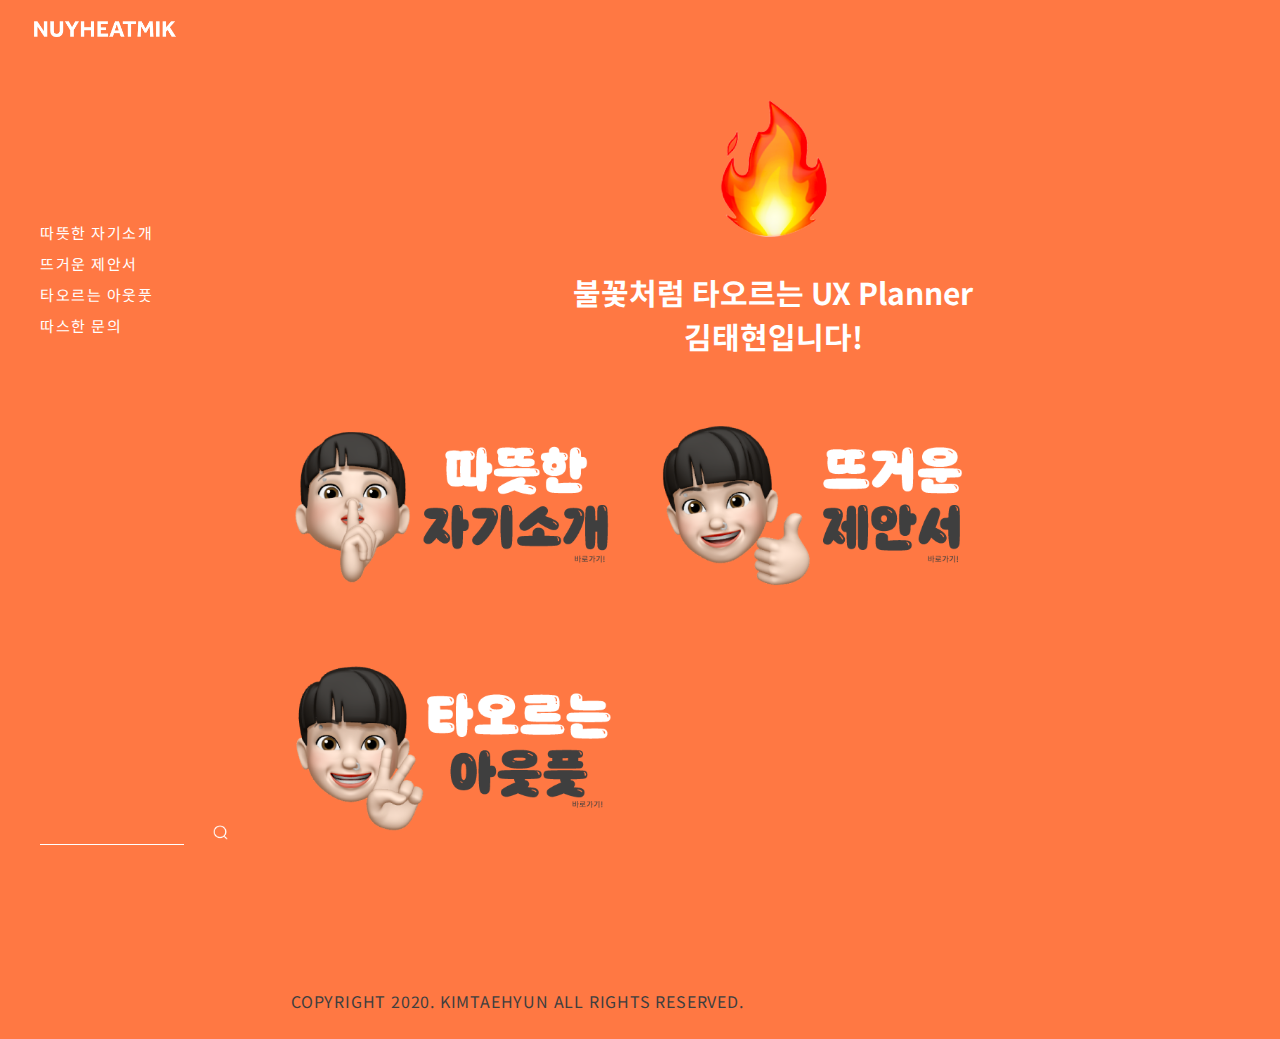
<file: index.html>
<!DOCTYPE html>
<html lang="en" dir="ltr">
  <head>
    <meta charset="utf-8">
    <title>FIRE</title>
    <meta name="viewport" content="width=device-width, initial-scale=1">
    <link rel="stylesheet" href="common.css">
    <link rel="stylesheet" href="index.css">
  </head>
  <body>
    <nav id="nav">
      <a href="index.html"><img src="./img/logo.png" width="150"></a>
      <div id="nav_1">
      <a href="profile.html"><li>따뜻한 자기소개</li></a>
      <a href="hot.html"><li>뜨거운 제안서</li></a>
      <a href="story.html"><li>타오르는 아웃풋</li></a>
      <a href="contact.html"><li>따스한 문의</li></a>
      </div>
      <div id="search_form"><input type="text"> <img src="img/btn_search.png" width="15"alt=""></div>
    </nav>
    <div class="clear"></div>
    <article id="article">
      <center><img src="./img/fire.png" width="150"alt="">
      <h1>불꽃처럼 타오르는 UX Planner<br>김태현입니다!</h1></center>
    <a href="profile.html"><img src="./img/banner3.png" width="350"alt=""></a>&nbsp;&nbsp;&nbsp;&nbsp;
    <a href="hot.html"><img src="./img/banner1.png" width="350"alt=""></a>&nbsp;&nbsp;&nbsp;&nbsp;
    <a href="story.html"><img src="./img/banner2.png" width="350"alt=""></a>
    </article>

    <footer id="footer">
        COPYRIGHT 2020. KIMTAEHYUN ALL RIGHTS RESERVED.
    </footer>
  </body>
</html>
</file>
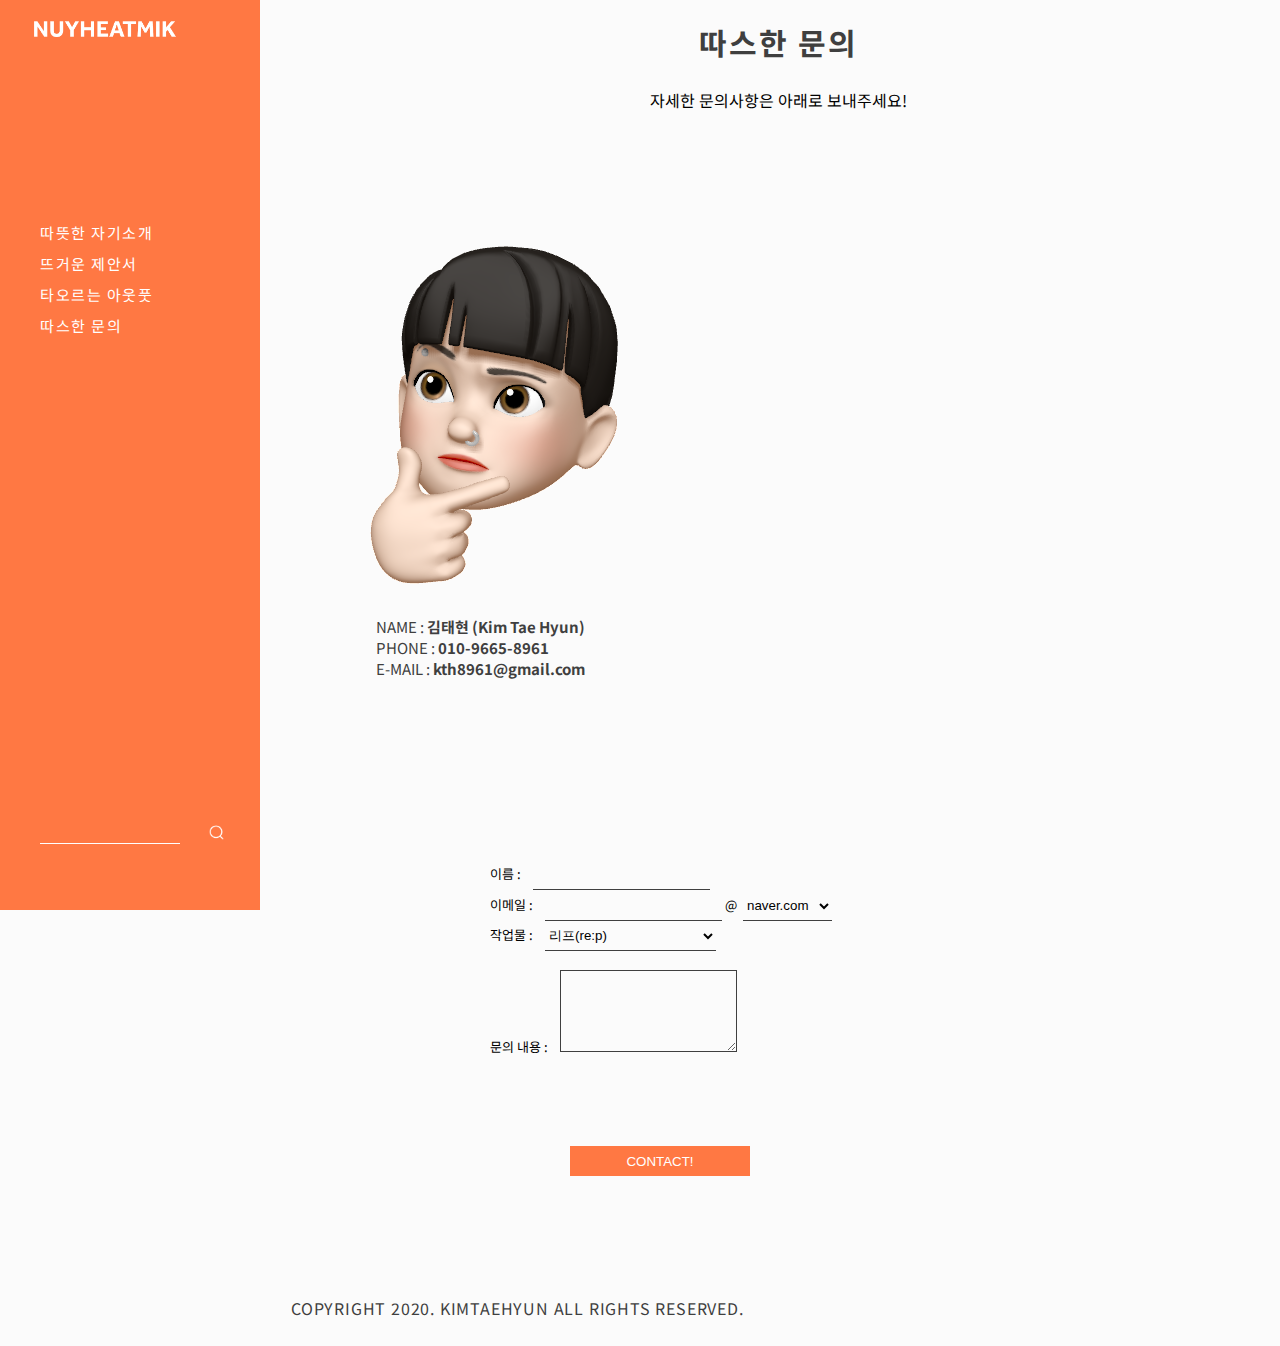
<file: contact.html>
<!DOCTYPE html>
<html lang="en" dir="ltr">
  <head>
    <meta charset="utf-8">
    <title>FIRE</title>
    <meta name="viewport" content="width=device-width, initial-scale=1">
    <link rel="stylesheet" href="common.css">
    <link rel="stylesheet" href="main.css">
  </head>
  <body>
    <header id="header">
      <h2>따스한 문의</h2><br>
      <center><span>자세한 문의사항은 아래로 보내주세요!</span></center>
    </header>
    <div class="clear"></div>
    <nav id="nav">
      <a href="index.html"><img src="./img/logo.png" width="150"></a>
      <div id="nav_1">
      <a href="profile.html"><li>따뜻한 자기소개</li></a>
      <a href="hot.html"><li>뜨거운 제안서</li></a>
      <a href="story.html"><li>타오르는 아웃풋</li></a>
      <a href="contact.html"><li>따스한 문의</li></a>
      </div>
      <div id="search_form"><input type="text"> <img src="img/btn_search.png" width="15"alt=""></div>
    </nav>
    <div class="clear"></div>
    <main>
      <article id="article">
        <div id="section1">
          <img src="./img/profile2.png" alt="">
          <p>NAME : <b>김태현 (Kim Tae Hyun)</b>
          <br>PHONE : <b>010-9665-8961</b>
          <br>E-MAIL : <b>kth8961@gmail.com</b>
        </div>
        <div id="section2">
          <form>
            <li>이름 : &nbsp; &nbsp;<input type="text"></li>
            <li>이메일 : &nbsp; &nbsp;<input type="text">&nbsp;@&nbsp;
            <select><option>naver.com</option>
                    <option>gmail.com</option>
                    <option>daum.net</option>
                    <option>hanmail.net</option>
            </select></li>
            <li>작업물 : &nbsp; &nbsp;<select><option>리프(re:p)</option>
                    <option>필링(fil!ng)</option>
                    <option>예스24(Yes24)</option>
                    <option>개똥이(Gaeddong2)</option>
                    <option>타오르는 아웃풋 - 디자인</option>
                    <option>타오르는 아웃풋 - HTML5</option>
            </select></li><br>
            <li>문의 내용 : &nbsp; &nbsp;<textarea></textarea></li>
          </form>
          <a href="index.html"><button type="button" name="button">CONTACT!</button></a>
        </div>
      </article>
    </main>


    <footer id="footer">
        COPYRIGHT 2020. KIMTAEHYUN ALL RIGHTS RESERVED.
    </footer>
  </body>
</html>
</file>
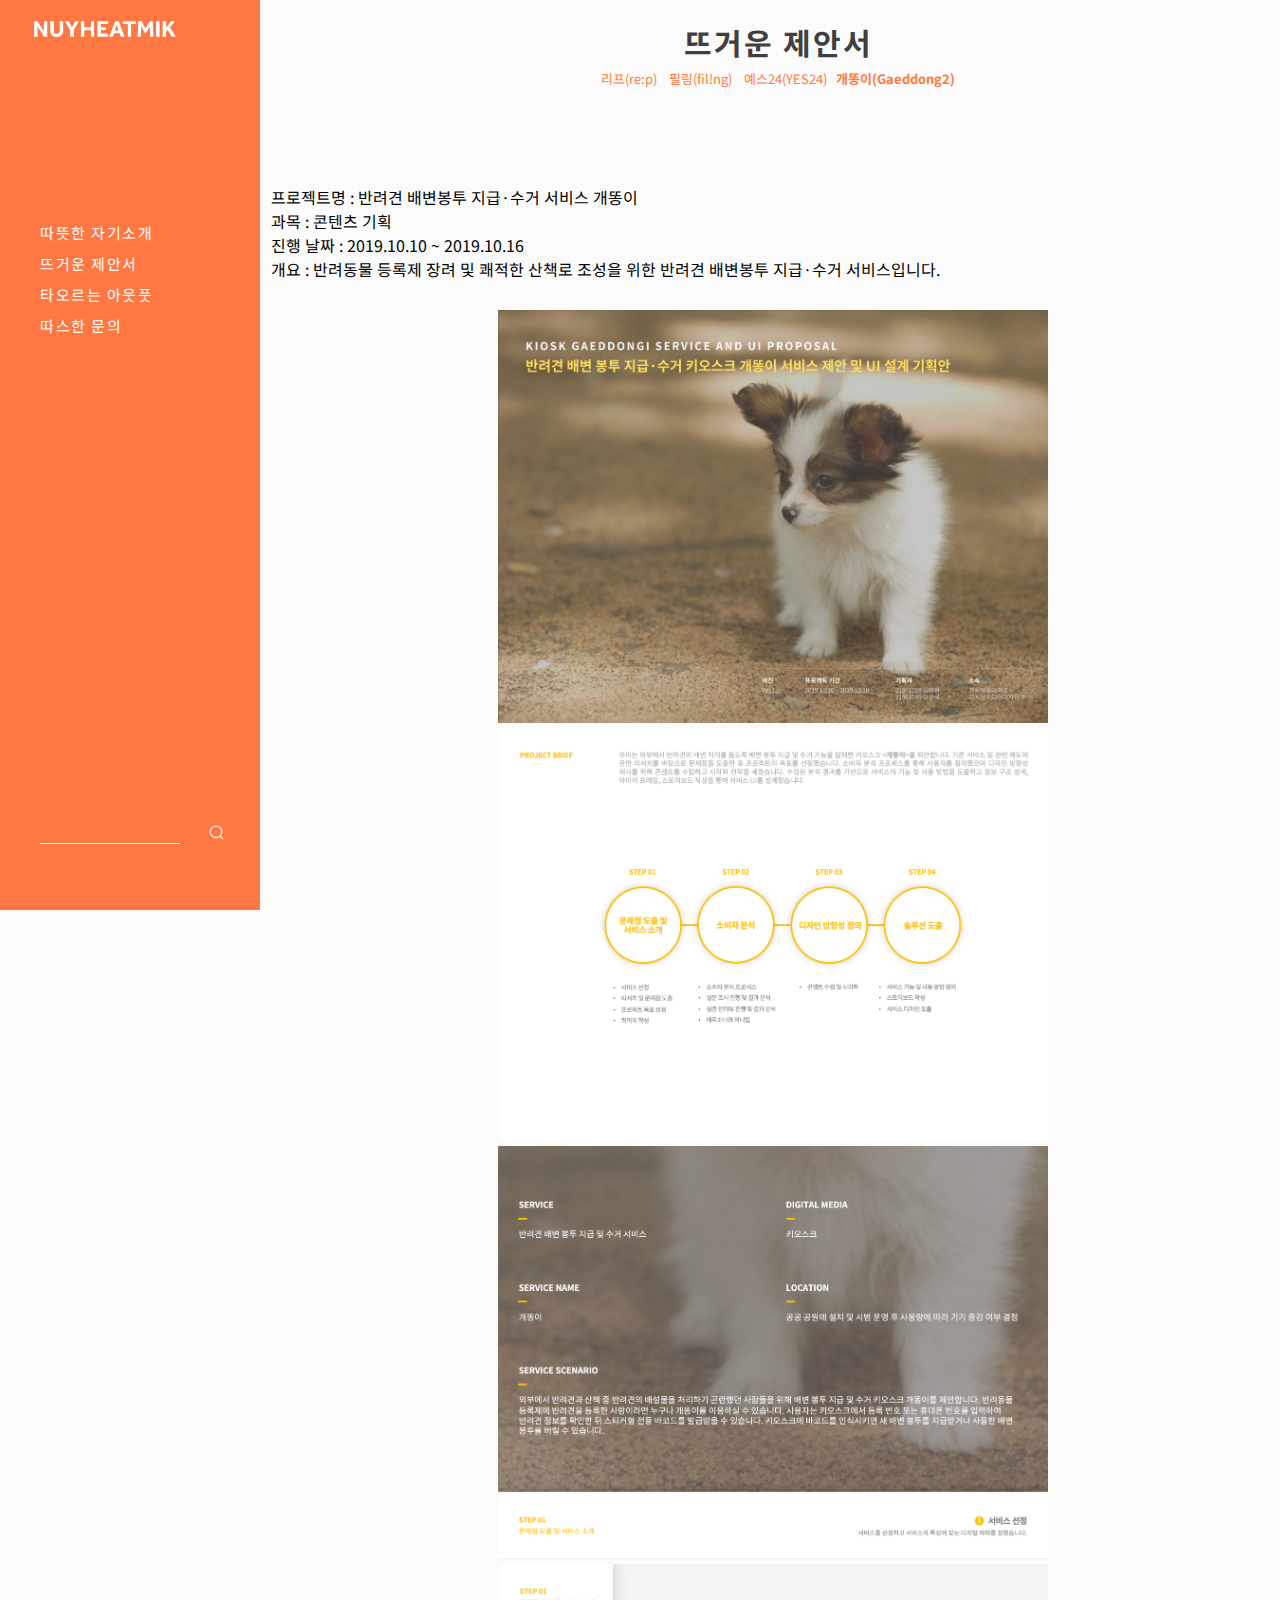
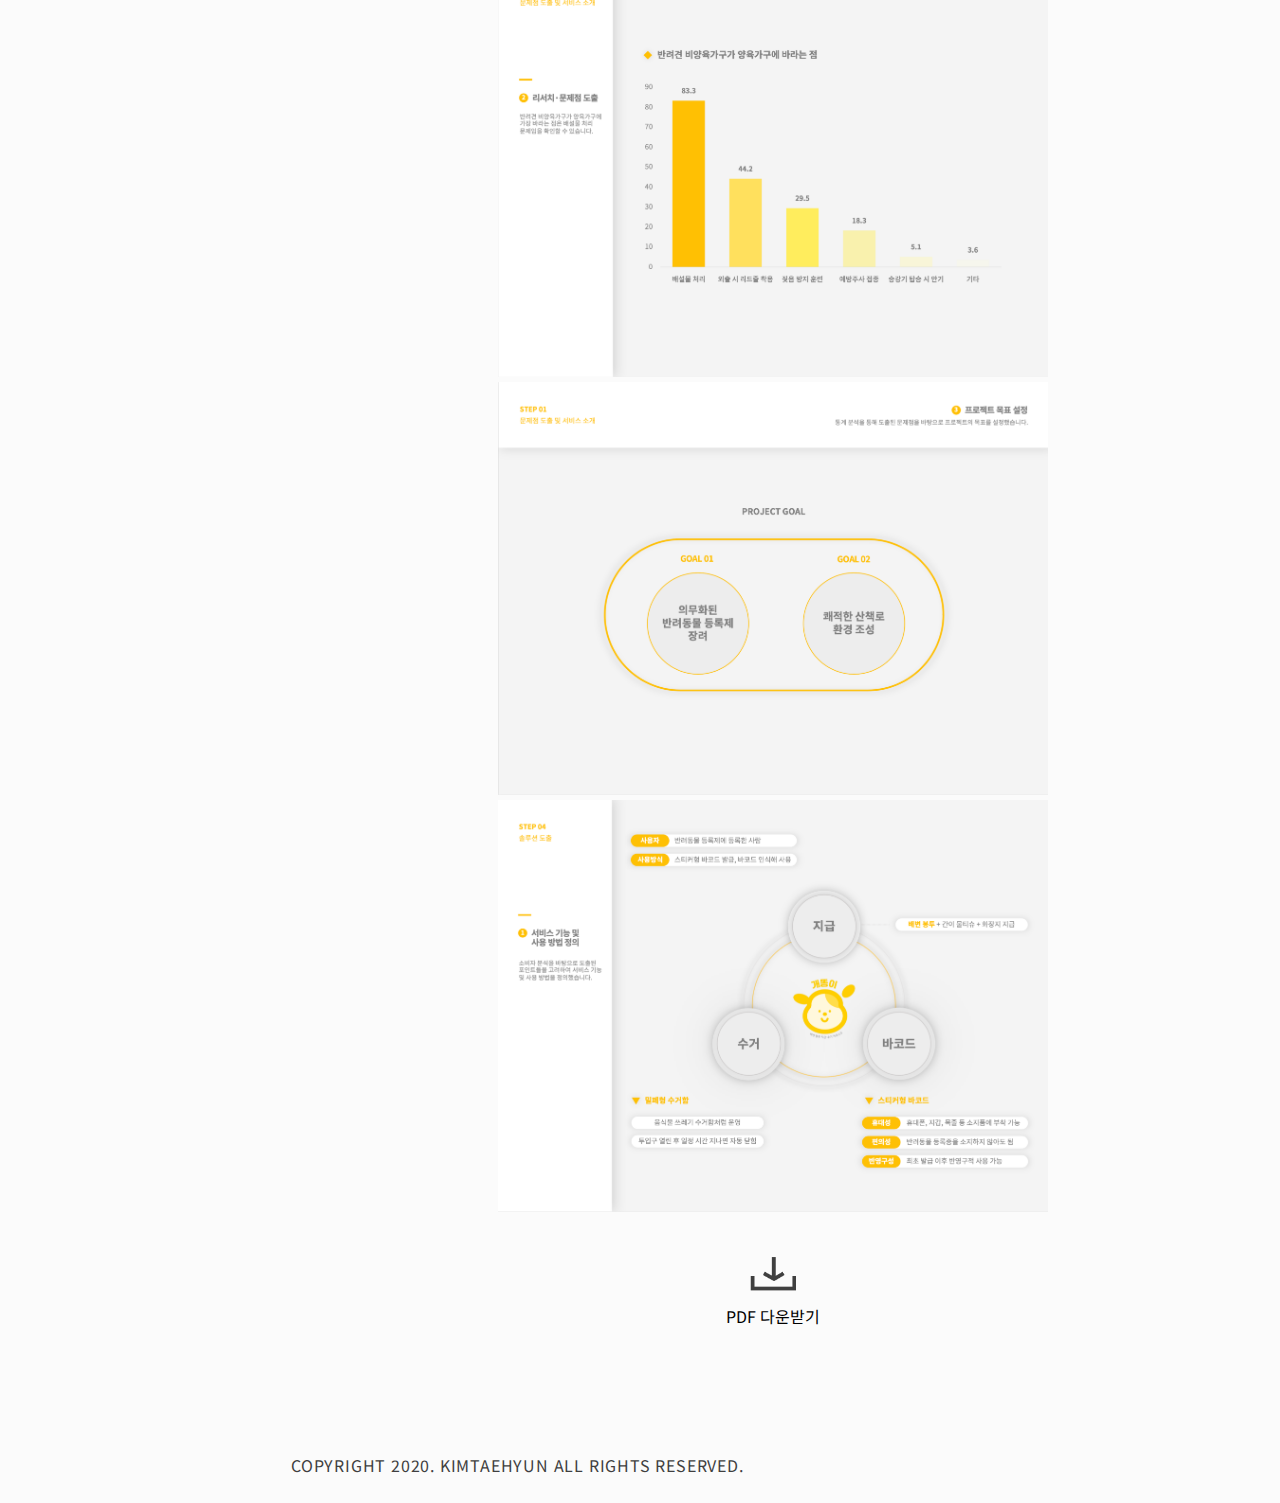
<file: dog.html>
<!DOCTYPE html>
<html lang="en" dir="ltr">
  <head>
    <meta charset="utf-8">
    <title>FIRE</title>
    <meta name="viewport" content="width=device-width, initial-scale=1">
    <link rel="stylesheet" href="common.css">
    <link rel="stylesheet" href="main.css">
  </head>
  <body>
    <header id="header">
      <h2>뜨거운 제안서</h2>
      <div id="sub">
        <a href="hot.html">리프(re:p)</a> &nbsp;&nbsp;&nbsp;<a href="fill.html">필링(fil!ng)</a>
        &nbsp;&nbsp;&nbsp;<a href="yes.html">예스24(YES24)</a>&nbsp;&nbsp;&nbsp;<a href="dog.html"><b>개똥이(Gaeddong2)</b></a>
      </div>
    </header>
    <div class="clear"></div>

    <nav id="nav">
      <a href="index.html"><img src="./img/logo.png" width="150"></a>
      <div id="nav_1">
      <a href="profile.html"><li>따뜻한 자기소개</li></a>
      <a href="hot.html"><li>뜨거운 제안서</li></a>
      <a href="story.html"><li>타오르는 아웃풋</li></a>
      <a href="contact.html"><li>따스한 문의</li></a>
      </div>
      <div id="search_form"><input type="text"> <img src="img/btn_search.png" width="15"alt=""></div>
    </nav>
    <div class="clear"></div>
    <main>
      <article id="article">
        <span>프로젝트명 : 반려견 배변봉투 지급·수거 서비스 개똥이
        <br>과목 : 콘텐츠 기획 <br> 진행 날짜 : 2019.10.10 ~ 2019.10.16<br>개요 : 반려동물 등록제 장려 및 쾌적한 산책로 조성을 위한 반려견 배변봉투 지급·수거 서비스입니다.</span><br><br>
        <section id="img">
          <div id="img">
            <img src="./img/dog1.png" width="550">
            <img src="./img/dog2.png" width="550">
            <img src="./img/dog3.png" width="550">
            <img src="./img/dog4.png" width="550">
            <img src="./img/dog5.png" width="550">
            <img src="./img/dog6.png" width="550">
            <br><br>
            <a href="https://download.mail.naver.com/file/download/each/?attachType=normal&mailSN=18648&attachIndex=2&virus=1&domain=mail.naver.com&u=kth8961" download="1"><img src="./img/download.png" width="50"></a>
            <br>PDF 다운받기
          </div>

        </section>

      </article>
    </main>

    <div class="clear"></div>
    <footer id="footer">
        COPYRIGHT 2020. KIMTAEHYUN ALL RIGHTS RESERVED.
    </footer>
  </body>
</html>
</file>
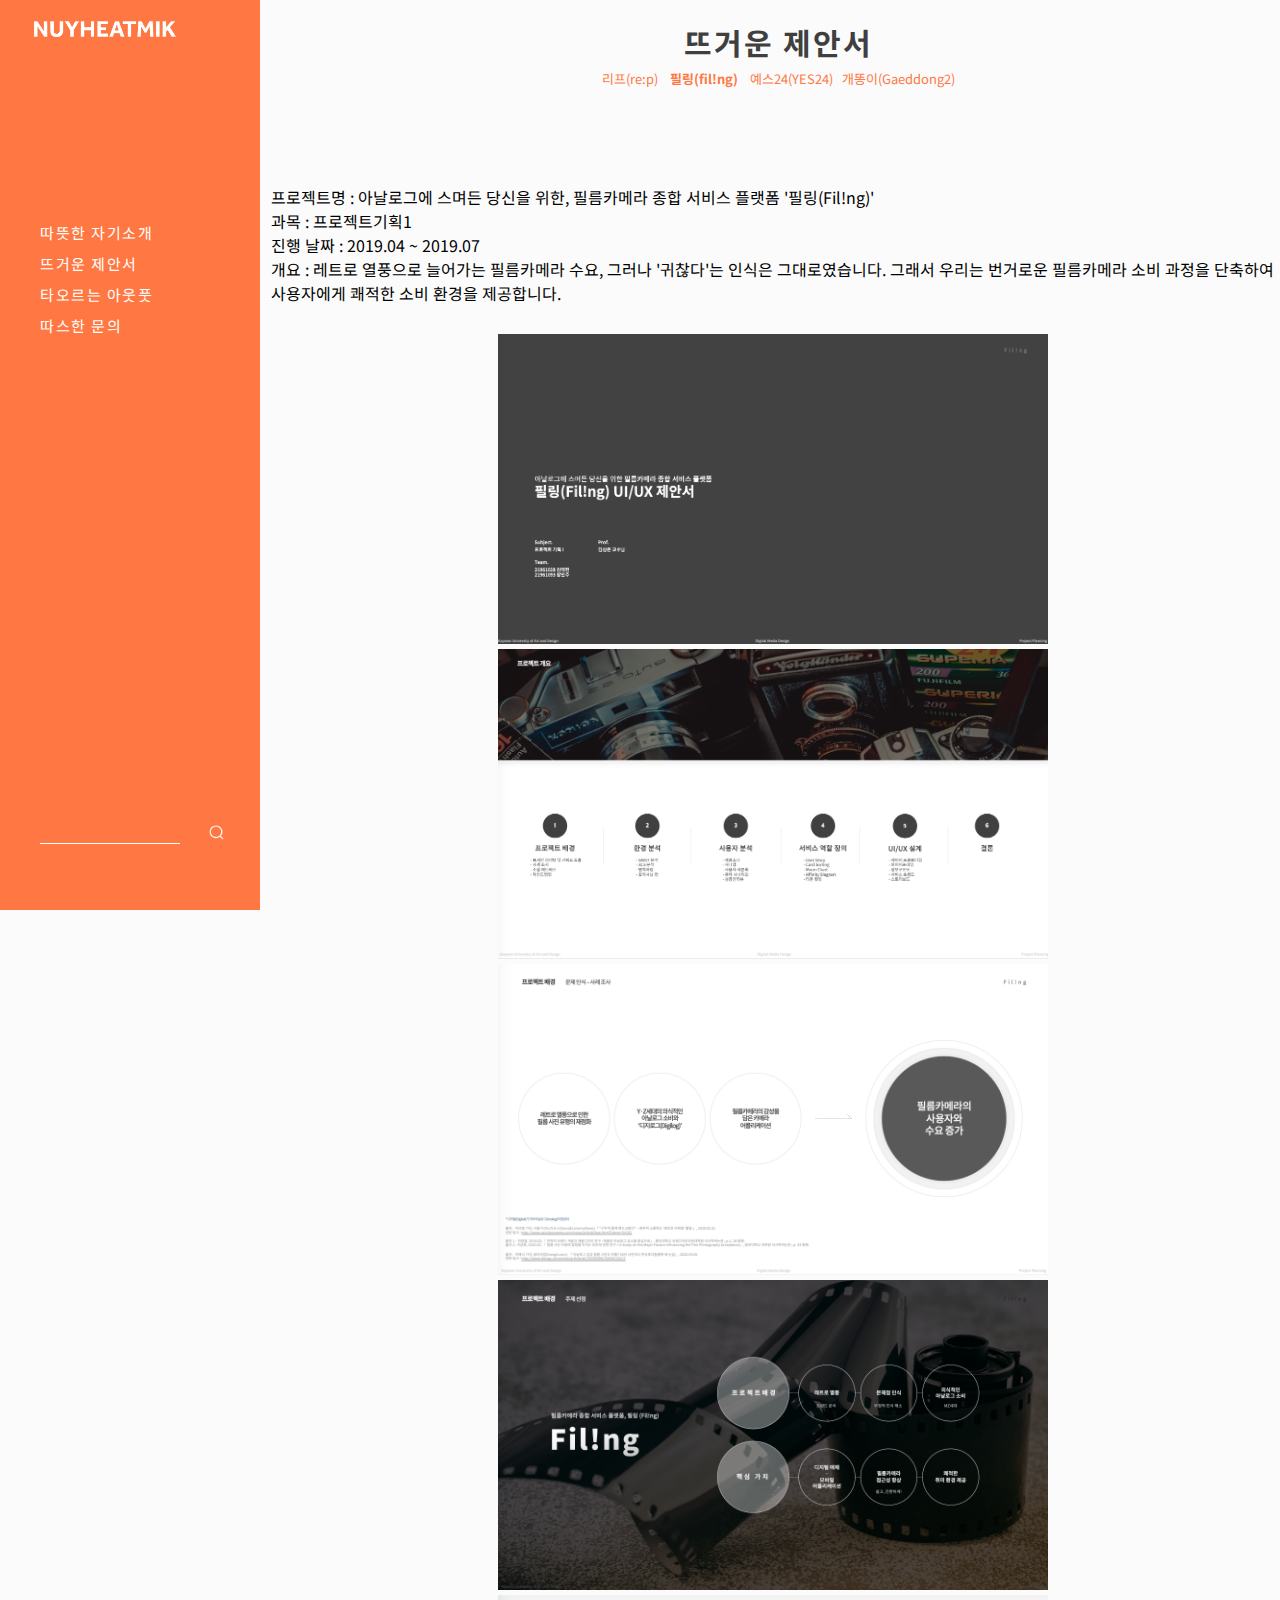
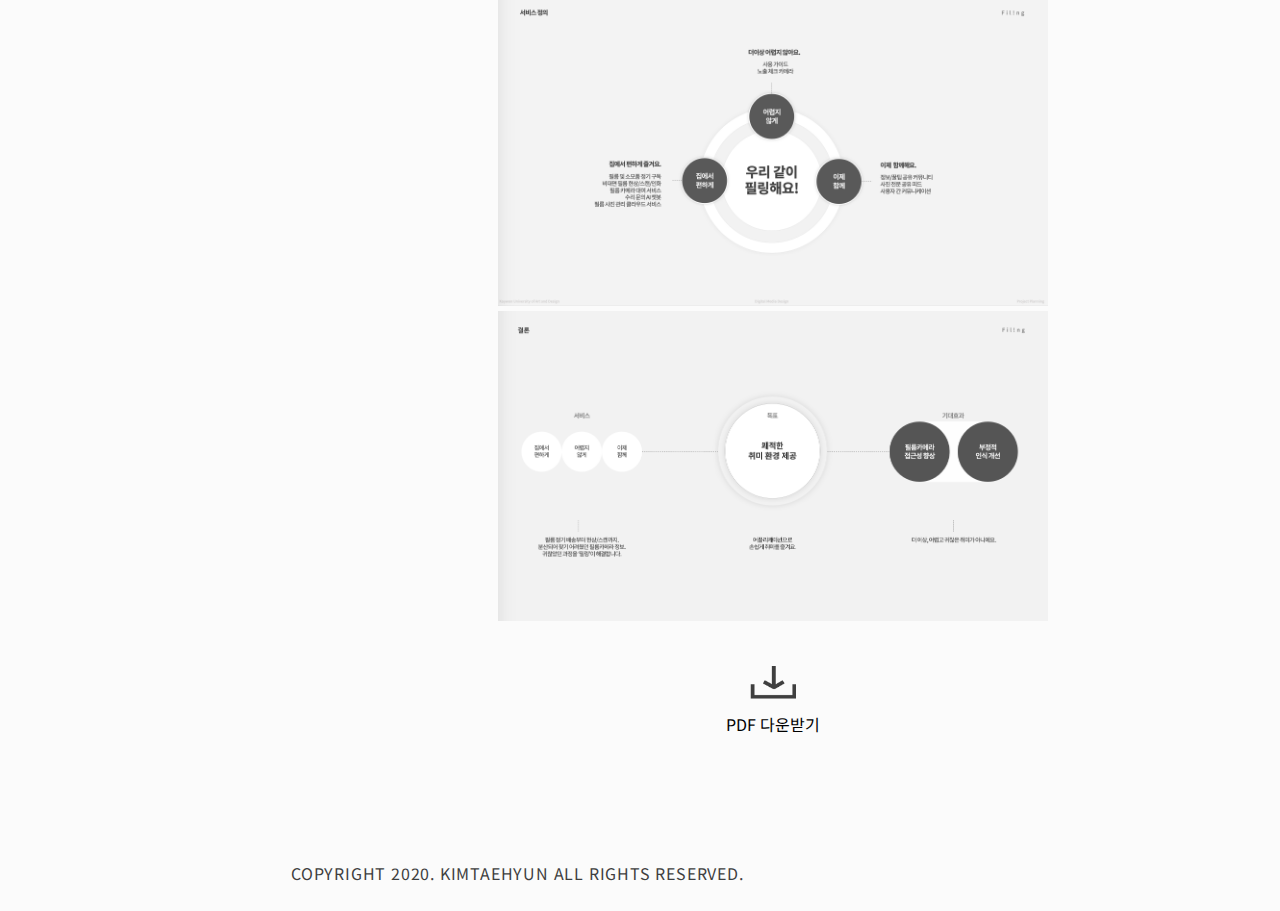
<file: fill.html>
<!DOCTYPE html>
<html lang="en" dir="ltr">
  <head>
    <meta charset="utf-8">
    <title>FIRE</title>
    <meta name="viewport" content="width=device-width, initial-scale=1">
    <link rel="stylesheet" href="common.css">
    <link rel="stylesheet" href="main.css">
  </head>
  <body>
    <header id="header">
      <h2>뜨거운 제안서</h2>
      <div id="sub">
        <a href="hot.html">리프(re:p)</a> &nbsp;&nbsp;&nbsp;<a href="fill.html"><b>필링(fil!ng)</b></a>
        &nbsp;&nbsp;&nbsp;<a href="yes.html">예스24(YES24)</a>&nbsp;&nbsp;&nbsp;<a href="dog.html">개똥이(Gaeddong2)</a>
      </div>
    </header>
    <div class="clear"></div>

    <nav id="nav">
      <a href="index.html"><img src="./img/logo.png" width="150"></a>
      <div id="nav_1">
      <a href="profile.html"><li>따뜻한 자기소개</li></a>
      <a href="hot.html"><li>뜨거운 제안서</li></a>
      <a href="story.html"><li>타오르는 아웃풋</li></a>
      <a href="contact.html"><li>따스한 문의</li></a>
      </div>
      <div id="search_form"><input type="text"> <img src="img/btn_search.png" width="15"alt=""></div>
    </nav>
    <div class="clear"></div>
    <main>
      <article id="article">
        <span>프로젝트명 : 아날로그에 스며든 당신을 위한, 필름카메라 종합 서비스 플랫폼 '필링(Fil!ng)'
        <br>과목 : 프로젝트기획1 <br> 진행 날짜 : 2019.04 ~ 2019.07<br>개요 : 레트로 열풍으로 늘어가는 필름카메라 수요, 그러나 '귀찮다'는 인식은 그대로였습니다. 그래서 우리는 번거로운 필름카메라 소비 과정을 단축하여 사용자에게 쾌적한 소비 환경을 제공합니다.</span><br><br>
        <section id="img">
          <div id="img">
            <img src="./img/fil1.png" width="550">
            <img src="./img/fil2.png" width="550">
            <img src="./img/fil3.png" width="550">
            <img src="./img/fil4.png" width="550">
            <img src="./img/fil5.png" width="550">
            <img src="./img/fil6.png" width="550">
            <br><br>
            <a href="http://bigfile.mail.naver.com/bigfileupload/download?fid=5/YraxCc+znmFAUjKCYwFqEwKCYZKAUmKAbwKAgwKAbwFwYwFxvrax29KxvlHq0Sp6MqpAi4popoFopvMxtlFxErKrKwF4urK4iopoF4" download="1"><img src="./img/download.png" width="50"></a>
            <br>PDF 다운받기
          </div>

        </section>

      </article>
    </main>

    <div class="clear"></div>
    <footer id="footer">
        COPYRIGHT 2020. KIMTAEHYUN ALL RIGHTS RESERVED.
    </footer>
  </body>
</html>
</file>
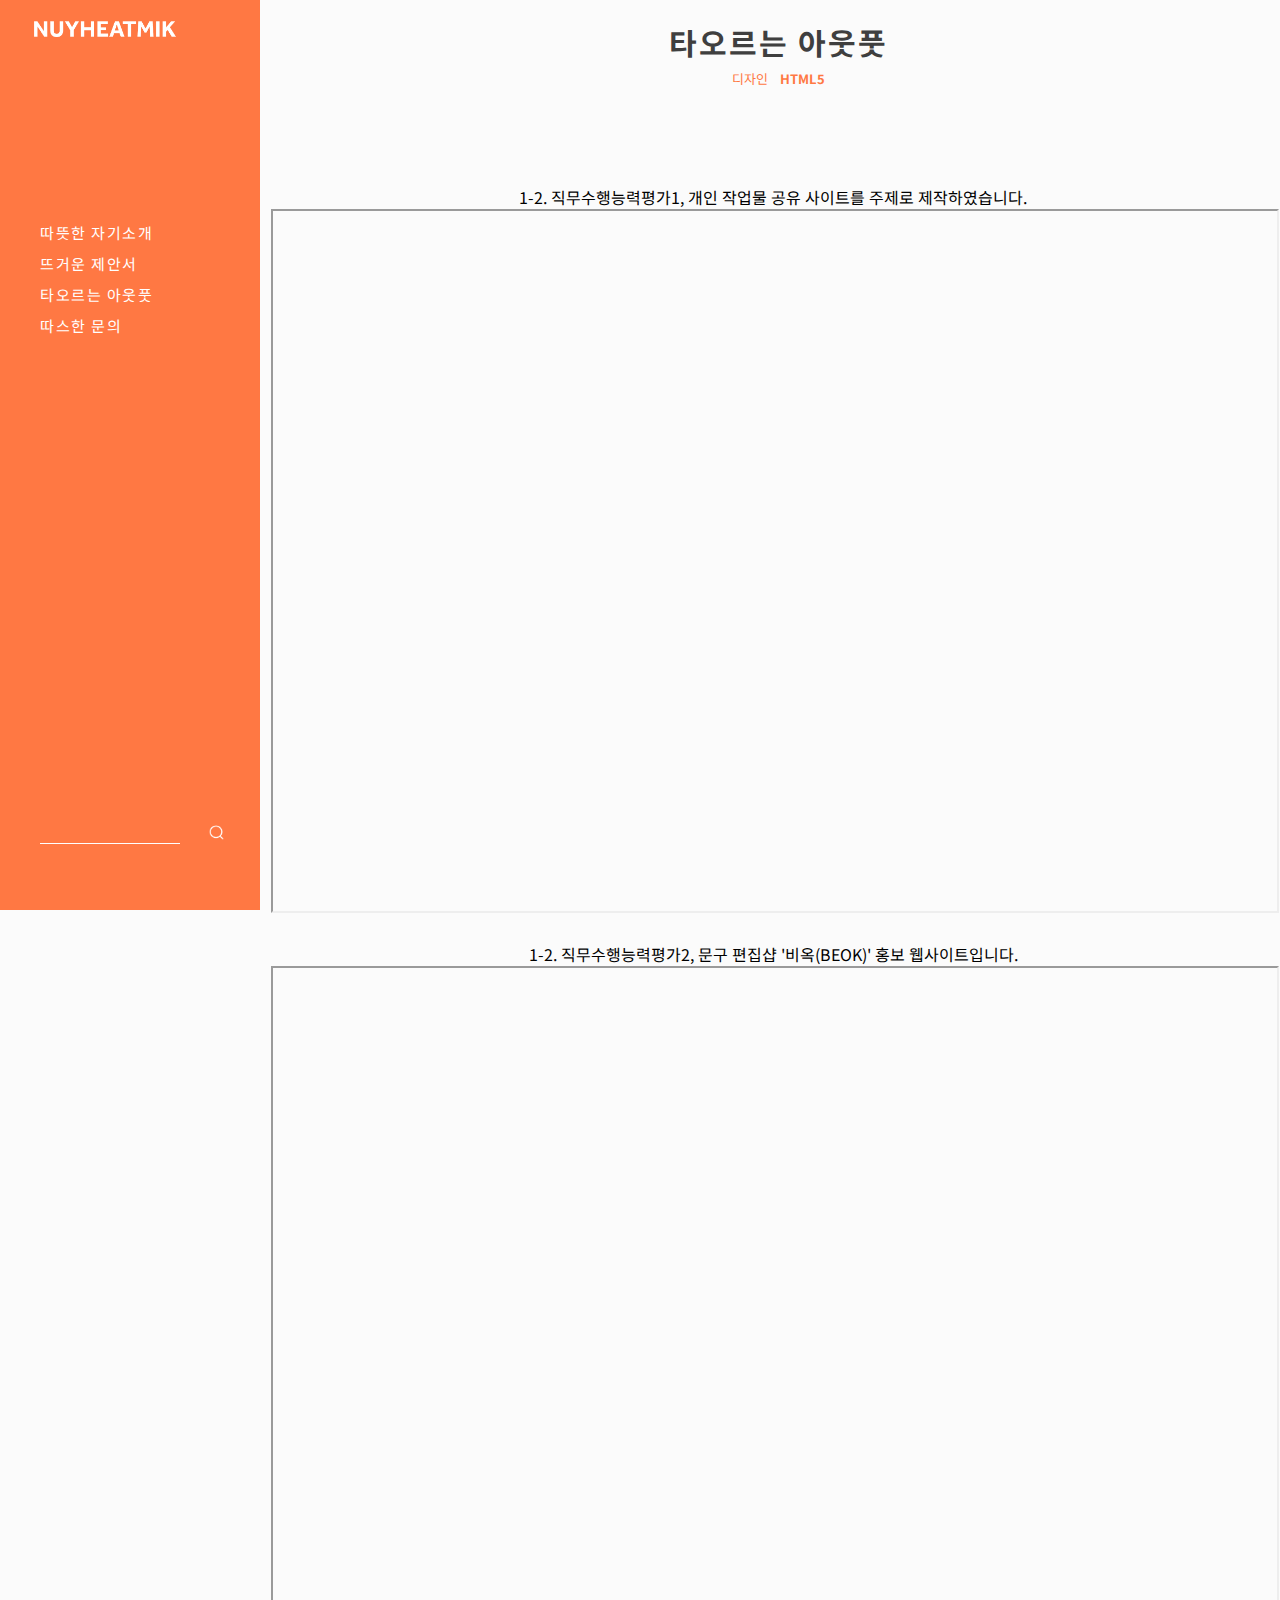
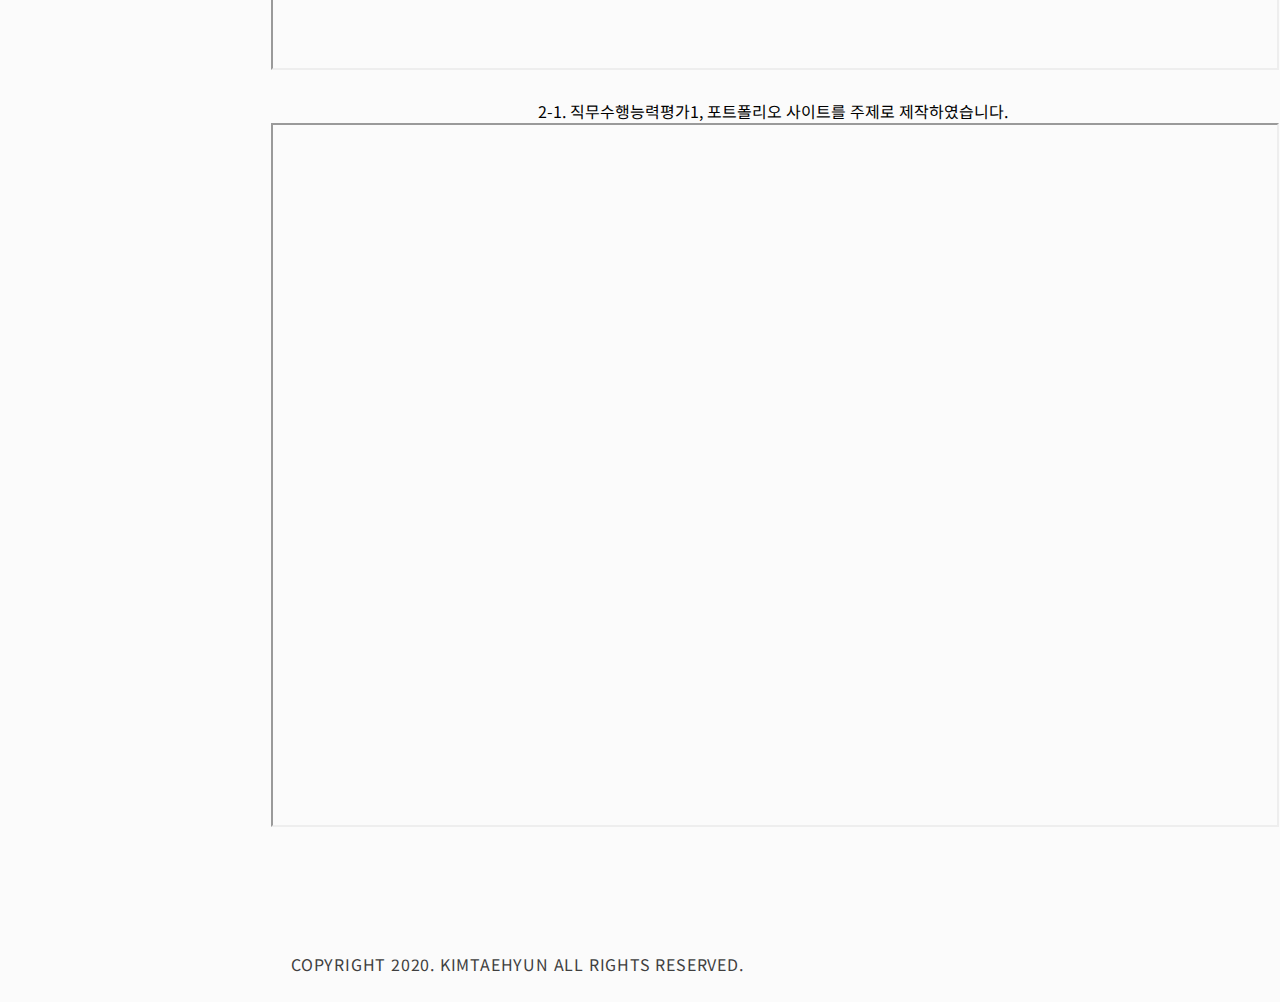
<file: pro.html>
<!DOCTYPE html>
<html lang="en" dir="ltr">
  <head>
    <meta charset="utf-8">
    <title>FIRE</title>
    <meta name="viewport" content="width=device-width, initial-scale=1">
    <link rel="stylesheet" href="common.css">
    <link rel="stylesheet" href="main.css">
  </head>
  <body>
    <header id="header">
      <h2>타오르는 아웃풋</h2>
      <div id="sub">
        <a href="story.html">디자인</a> &nbsp;&nbsp;&nbsp;<a href="pro.html"><b>HTML5</b></a>
      </div>
    </header>
    <div class="clear"></div>

    <nav id="nav">
      <a href="index.html"><img src="./img/logo.png" width="150"></a>
      <div id="nav_1">
      <a href="profile.html"><li>따뜻한 자기소개</li></a>
      <a href="hot.html"><li>뜨거운 제안서</li></a>
      <a href="story.html"><li>타오르는 아웃풋</li></a>
      <a href="contact.html"><li>따스한 문의</li></a>
      </div>
      <div id="search_form"><input type="text"> <img src="img/btn_search.png" width="15"alt=""></div>
    </nav>
    <div class="clear"></div>
    <main>
      <article id="article">
        <section id="img">
          1-2. 직무수행능력평가1, 개인 작업물 공유 사이트를 주제로 제작하였습니다.
          <iframe src="https://kth8961-naver-com.github.io/" width="100%" height="700"></iframe><br><br>
          1-2. 직무수행능력평가2, 문구 편집샵 '비옥(BEOK)' 홍보 웹사이트입니다.
          <iframe src="https://kth8961.github.io/bear.github.io/" width="100%" height="700"></iframe><br><br>
          2-1. 직무수행능력평가1, 포트폴리오 사이트를 주제로 제작하였습니다.
          <iframe src="https://zkdlin88.github.io/nuyh.github.io/index.html" width="100%" height="700"></iframe>


        </section>

      </article>
    </main>

    <div class="clear"></div>
    <footer id="footer">
        COPYRIGHT 2020. KIMTAEHYUN ALL RIGHTS RESERVED.
    </footer>
  </body>
</html>
</file>
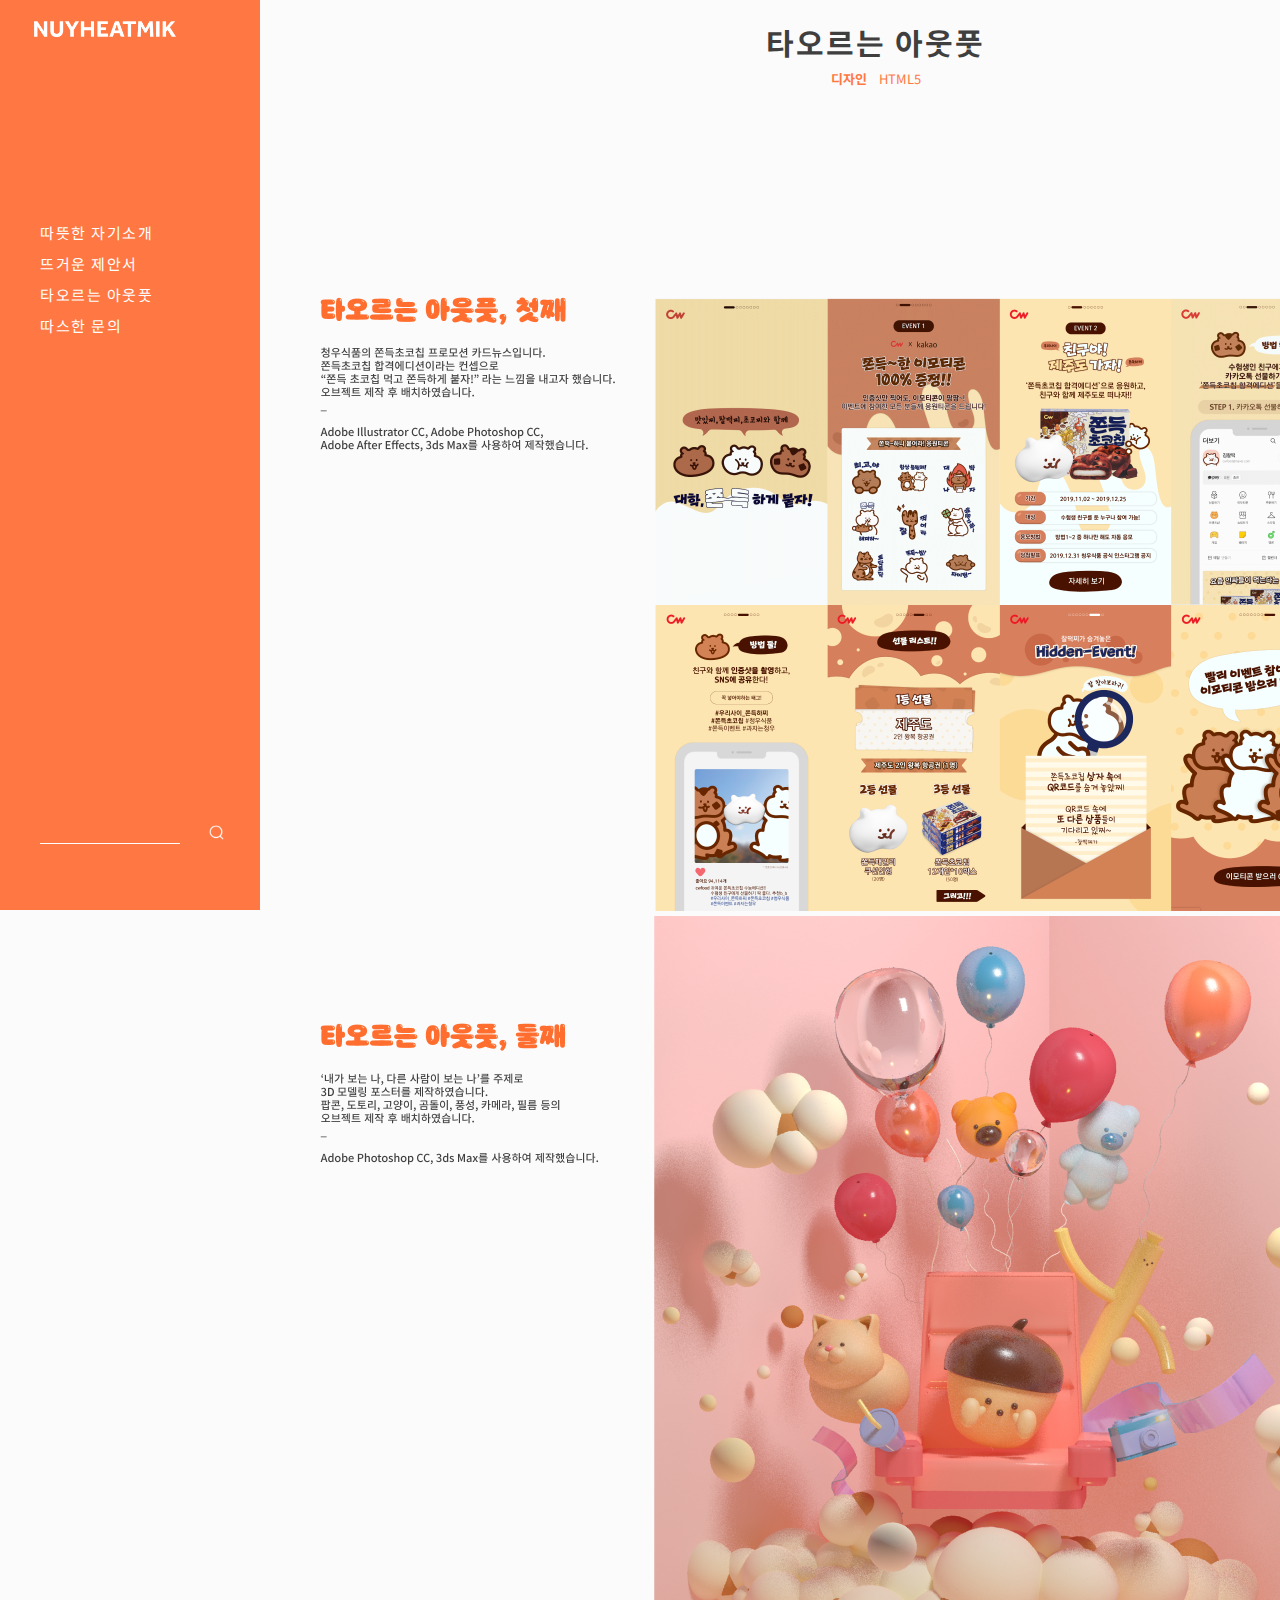
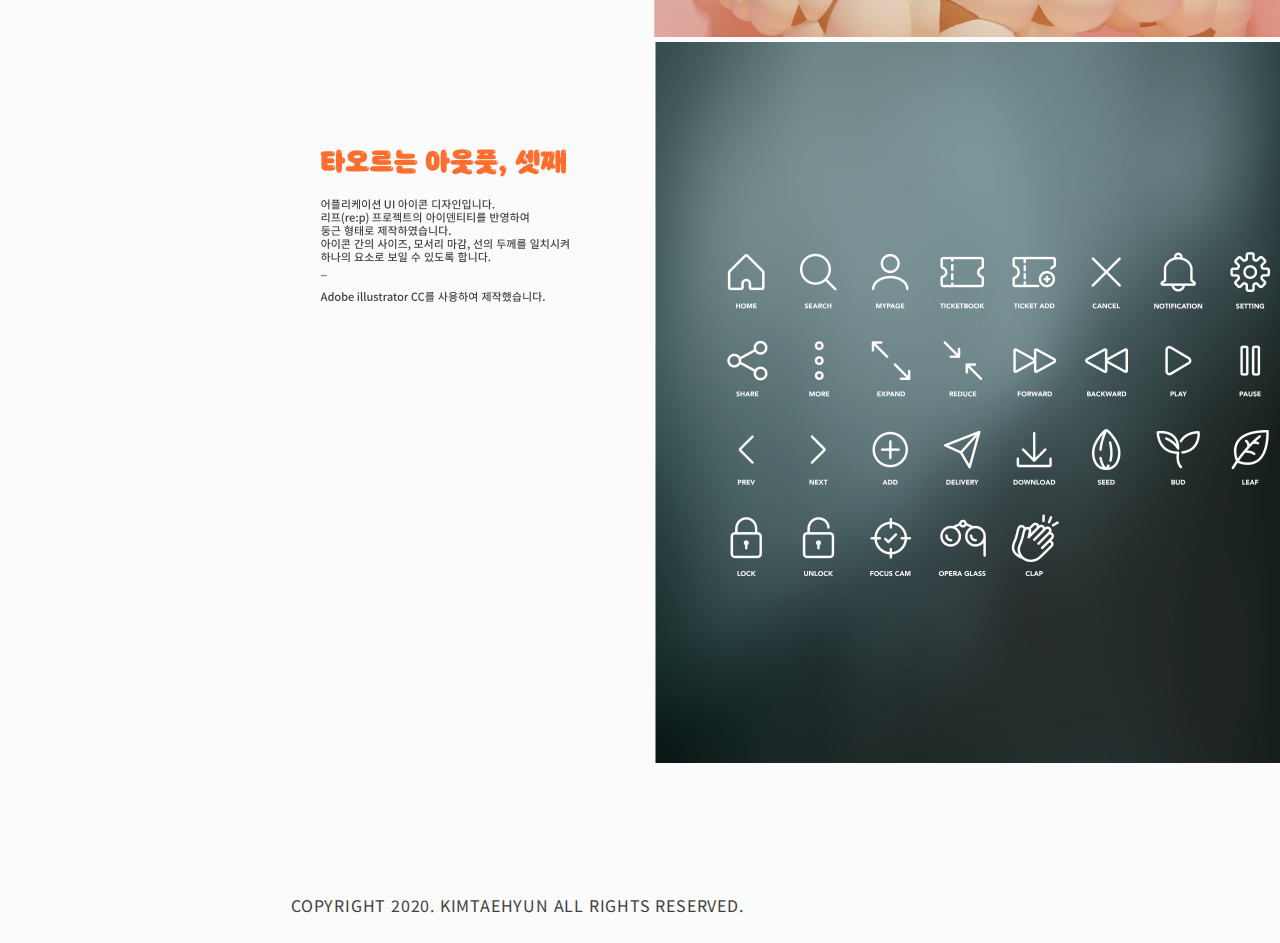
<file: story.html>
<!DOCTYPE html>
<html lang="en" dir="ltr">
  <head>
    <meta charset="utf-8">
    <title>FIRE</title>
    <meta name="viewport" content="width=device-width, initial-scale=1">
    <link rel="stylesheet" href="common.css">
    <link rel="stylesheet" href="main.css">
  </head>
  <body>
    <header id="header">
      <h2>타오르는 아웃풋</h2>
      <div id="sub">
        <a href="story.html"><b>디자인</b></a> &nbsp;&nbsp;&nbsp;<a href="pro.html">HTML5</a>
      </div>
    </header>
    <div class="clear"></div>

    <nav id="nav">
      <a href="index.html"><img src="./img/logo.png" width="150"></a>
      <div id="nav_1">
      <a href="profile.html"><li>따뜻한 자기소개</li></a>
      <a href="hot.html"><li>뜨거운 제안서</li></a>
      <a href="story.html"><li>타오르는 아웃풋</li></a>
      <a href="contact.html"><li>따스한 문의</li></a>
      </div>
      <div id="search_form"><input type="text"> <img src="img/btn_search.png" width="15"alt=""></div>
    </nav>
    <div class="clear"></div>
    <main>
      <article id="article">
        <section id="img">
          <div id="img">
            <img src="./img/1.png" width="1189">
            <img src="./img/2.png" width="1189">
            <img src="./img/3.png" width="1189">

          </div>

        </section>

      </article>
    </main>

    <div class="clear"></div>
    <footer id="footer">
        COPYRIGHT 2020. KIMTAEHYUN ALL RIGHTS RESERVED.
    </footer>
  </body>
</html>
</file>
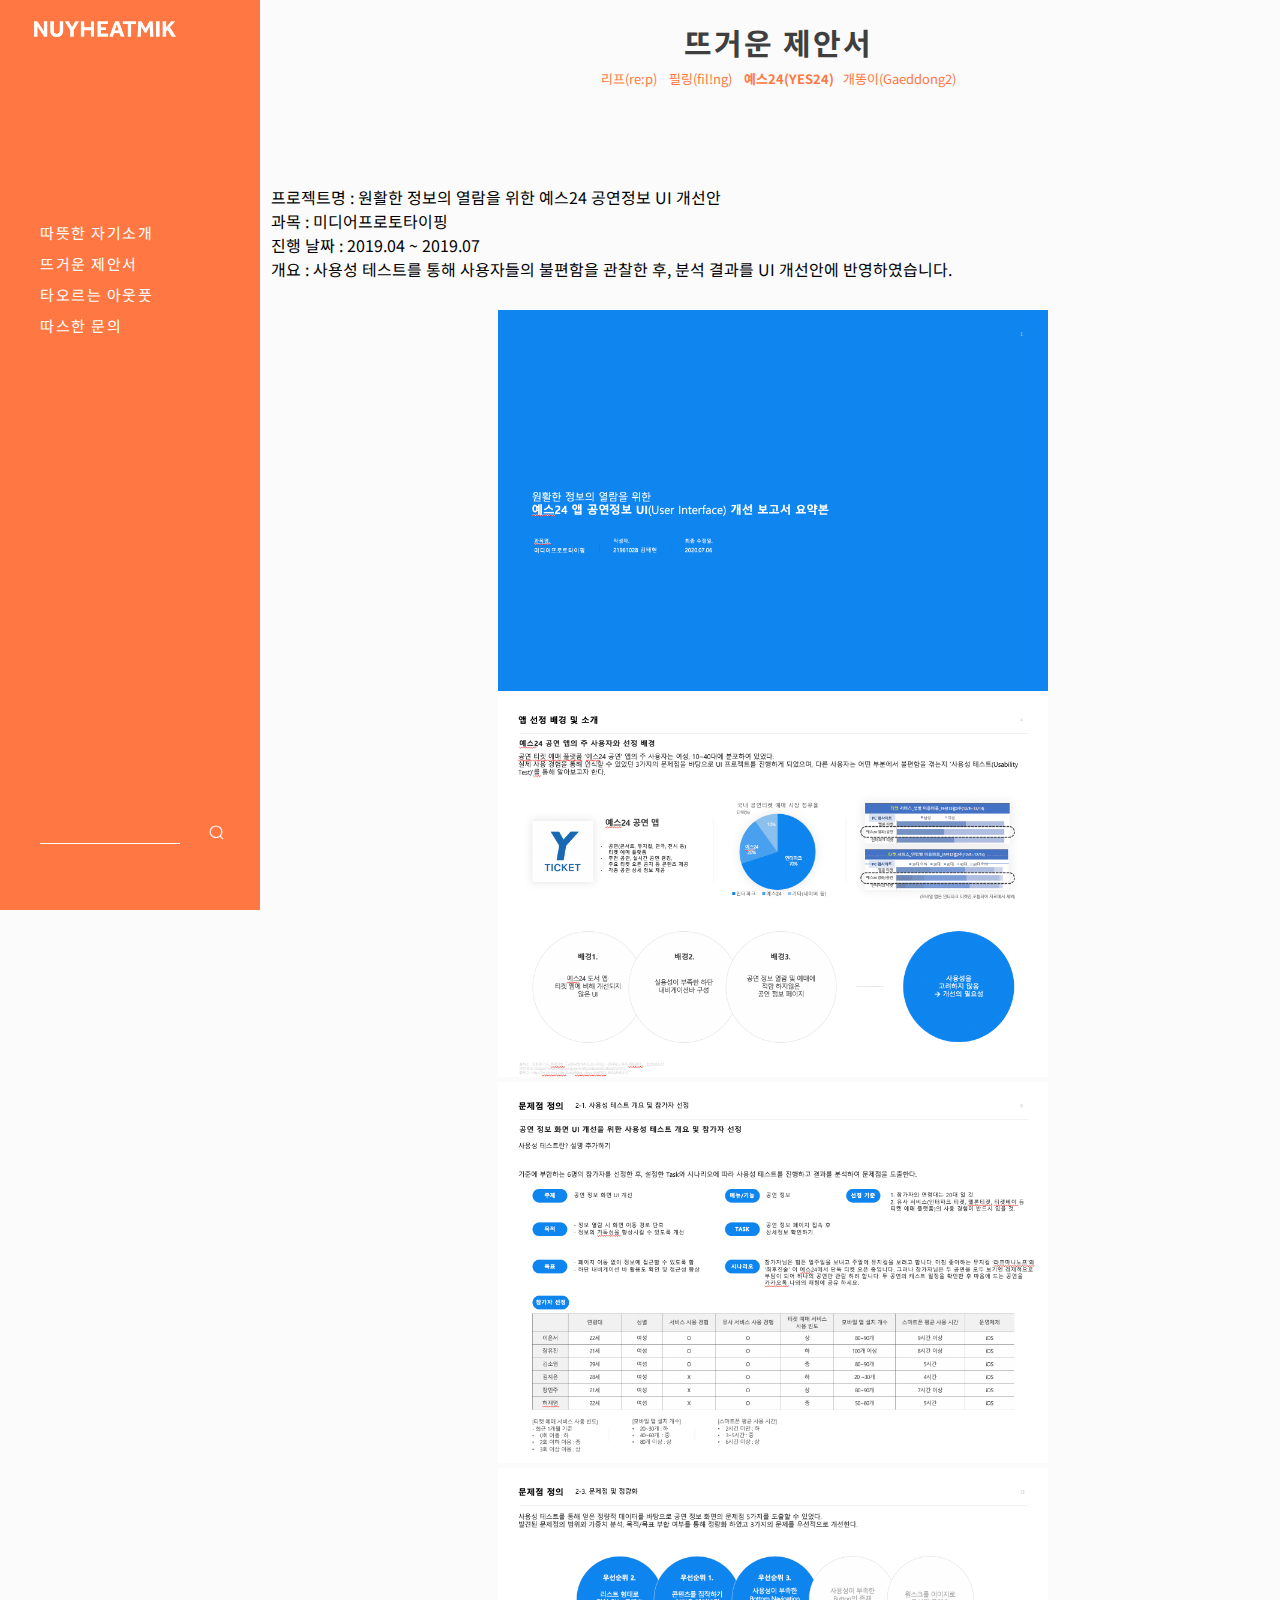
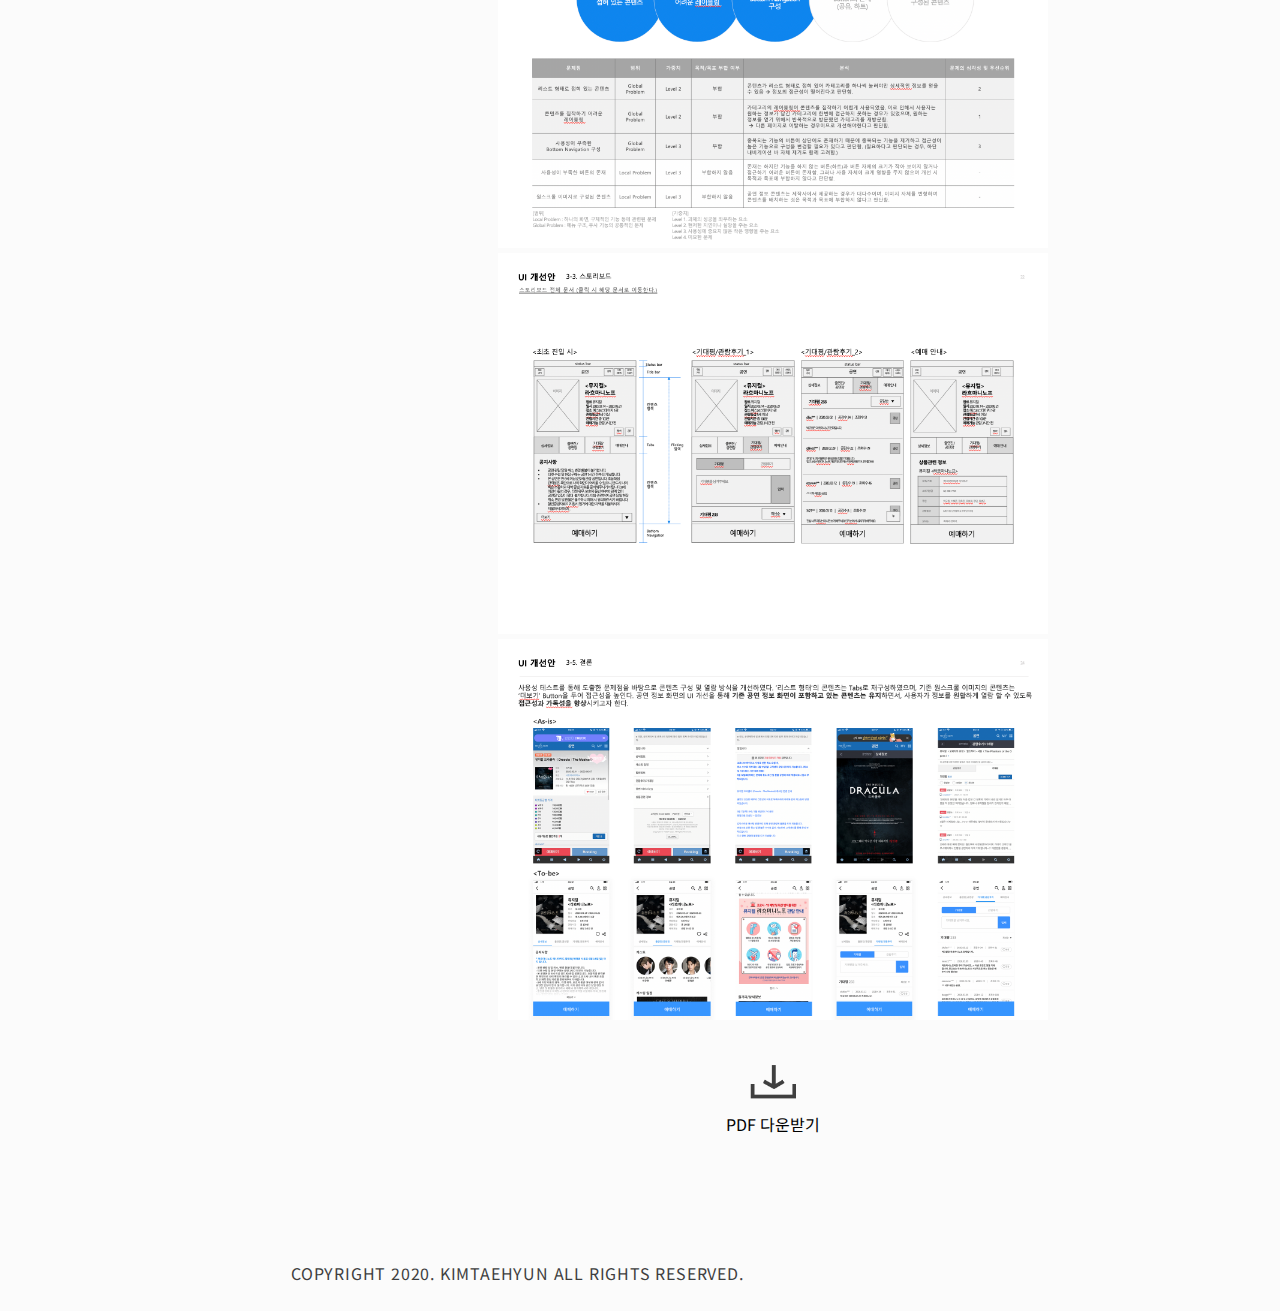
<file: yes.html>
<!DOCTYPE html>
<html lang="en" dir="ltr">
  <head>
    <meta charset="utf-8">
    <title>FIRE</title>
    <meta name="viewport" content="width=device-width, initial-scale=1">
    <link rel="stylesheet" href="common.css">
    <link rel="stylesheet" href="main.css">
  </head>
  <body>
    <header id="header">
      <h2>뜨거운 제안서</h2>
      <div id="sub">
        <a href="hot.html">리프(re:p)</a> &nbsp;&nbsp;&nbsp;<a href="fill.html">필링(fil!ng)</a>
        &nbsp;&nbsp;&nbsp;<a href="yes.html"><b>예스24(YES24)</b></a>&nbsp;&nbsp;&nbsp;<a href="dog.html">개똥이(Gaeddong2)</a>
      </div>
    </header>
    <div class="clear"></div>

    <nav id="nav">
      <a href="index.html"><img src="./img/logo.png" width="150"></a>
      <div id="nav_1">
      <a href="profile.html"><li>따뜻한 자기소개</li></a>
      <a href="hot.html"><li>뜨거운 제안서</li></a>
      <a href="story.html"><li>타오르는 아웃풋</li></a>
      <a href="contact.html"><li>따스한 문의</li></a>
      </div>
      <div id="search_form"><input type="text"> <img src="img/btn_search.png" width="15"alt=""></div>
    </nav>
    <div class="clear"></div>
    <main>
      <article id="article">
        <span>프로젝트명 : 원활한 정보의 열람을 위한 예스24 공연정보 UI 개선안
        <br>과목 : 미디어프로토타이핑 <br> 진행 날짜 : 2019.04 ~ 2019.07<br>개요 : 사용성 테스트를 통해 사용자들의 불편함을 관찰한 후, 분석 결과를 UI 개선안에 반영하였습니다.</span><br><br>
        <section id="img">
          <div id="img">
            <img src="./img/yes1.png" width="550">
            <img src="./img/yes2.png" width="550">
            <img src="./img/yes3.png" width="550">
            <img src="./img/yes4.png" width="550">
            <img src="./img/yes5.png" width="550">
            <img src="./img/yes6.png" width="550">
            <br><br>
            <a href="http://bigfile.mail.naver.com/bigfileupload/download?fid=5lbraxCc+znmFAUjFIYwFqEwKCYZKAUmKAbwKAgwKAbwFwYwFxvrax29KxvlHq3vMx3SFAMXpxg/Kr30Kxpoax2ZKoUdFqt/KxI0poEw" download="1"><img src="./img/download.png" width="50"></a>
            <br>PDF 다운받기
          </div>

        </section>

      </article>
    </main>

    <div class="clear"></div>
    <footer id="footer">
        COPYRIGHT 2020. KIMTAEHYUN ALL RIGHTS RESERVED.
    </footer>
  </body>
</html>
</file>
<file: common.css>
@import url('https://fonts.googleapis.com/css2?family=Noto+Sans+KR:wght@400;500;700;900&display=swap');
body {
  font-family: 'Noto Sans KR', sans-serif;
  display: grid;
  grid-template-areas:
    "nav header"
    "nav article"
    "nav ads"
    "nav footer";
  grid-template-rows: 80px 1fr 70px 70px;
  grid-template-columns: 20% 1fr;
  grid-row-gap: 10px;
  grid-column-gap: 10px;
  height: 100vh;
  margin: 0;
  }
header,footer, article, nav, div {
  padding: 5px;
  }
  .clear {
    clear : both;
  }
  nav {
    background-color: #FF7843;
    position : fixed;
    width : 250px;
    height : 100%;
  }
  main {
    float : right;
    margin-top : 90px;
    margin-left: 0px;
    width: 100%;
    height : auto;
  }
#header {
  grid-area: header;
  }
#footer {
  grid-area: footer;
  }
#article {
  grid-area: article;
  }
#nav {
  grid-area: nav;
  }
  a {
    text-decoration: none;
  }

article {
  margin : 0 auto;
  height : 100%;
}

  /*메인내비게이션*/
  #nav_1 {
    margin-top : 170px;
    margin-left : 30px;
  }
  #nav li {
    font-size : 15px;
    padding-bottom :10px;
    text-decoration: none;
    list-style-type: none;
    letter-spacing: 1.5px;
  }
  #nav img {
    padding-top : 10px;
    padding-left: 25px;
  }
  nav #nav_1 a:link {
    color : #ffffff;
  }
  nav #nav_1 a:visited {
    color : #ffffff;
  }
  nav #nav_1 a:hover {
    color : #f2f2f2;
    font-weight : bold;
  }
  nav #search_form input {
    width : 140px;
    border : 0;
    background-color: #FF7843;
    border-bottom : solid 1px #ffffff;
    margin-left : 30px;
  }
  nav #search_form {
    position : fixed;
    bottom: 50px;
  }


    /*푸터 내비게이션~*/
footer {
  padding : 25px;
  color : #3f3f3f;
  letter-spacing: 0.8px;
  height : 25px;
}
</file>
<file: index.css>
body {
  background-color: #FF7843;
}

h1 {
  font-size : 30px;
  color : #ffffff;
}
</file>
<file: main.css>
* {
  margin : 0;
  padding : 0;
}
body {
    background-color: #fbfbfb;
}
header {
    margin-top : 15px;
    width : 100%;
}
header h2{
  font-size: 30px;
  letter-spacing: 2.0px;
  color : #3f3f3f;
  font-weight: bold;
  text-align: center;
}
a {
  text-decoration: none;
}
/*메인*/
#sub {
  text-align : center;
  font-size : 13px;
  margin-top : 0px;
  margin-right : auto;
  margin-bottom : 3%;
  margin-left : auto;
  color : #FF7843;
}
#sub > a:hover {
  color : #ffffff;
}
#sub > a:link {
  color : #FF7843;
}
#sub > a:visited {
  color : #FF7843;
}
#img {
  text-align : center;
}
#img a:link {
  color : #3f3f3f;
}
#img a:visited {
  color : #3f3f3f;
}
#img a:hover {
  color : gray;
}


p {
  color : #3f3f3f;
}
#section1 {
  width: 400px;
  float : left;
}
#section1 p {
  padding-left: 100px;
  font-size : 15px;
}
#section2 {
  margin-top : 170px;
  margin-right : 280px;
  float: right;
  width : 500px;
}
#section2 form {
  font-size : 13px;
}
#section2 li {
  list-style-type: none;
}
#section2 input {
  border : 0;
  background-color: #fbfbfb;
  height : 30px;
  border-bottom : solid 1px #3f3f3f;
}
#section2 select {
  border: 0;
  background-color: #fbfbfb;
  height: 30px;
  border-bottom: solid 1px #3f3f3f;
}
#section2 textarea {
  border: solid 1px #3f3f3f;
  background-color: #fbfbfb;
  height : 80px;
}
#section2 button {
  margin-top : 90px;
  margin-left : 80px;
  border : solid 1px #FF7843;
  height : 30px;
  width : 180px;
  color : #ffffff;
  background-color :#FF7843;
}
h1 {
  font-size : 30px;
  color : #FF7843;
}
</file>
